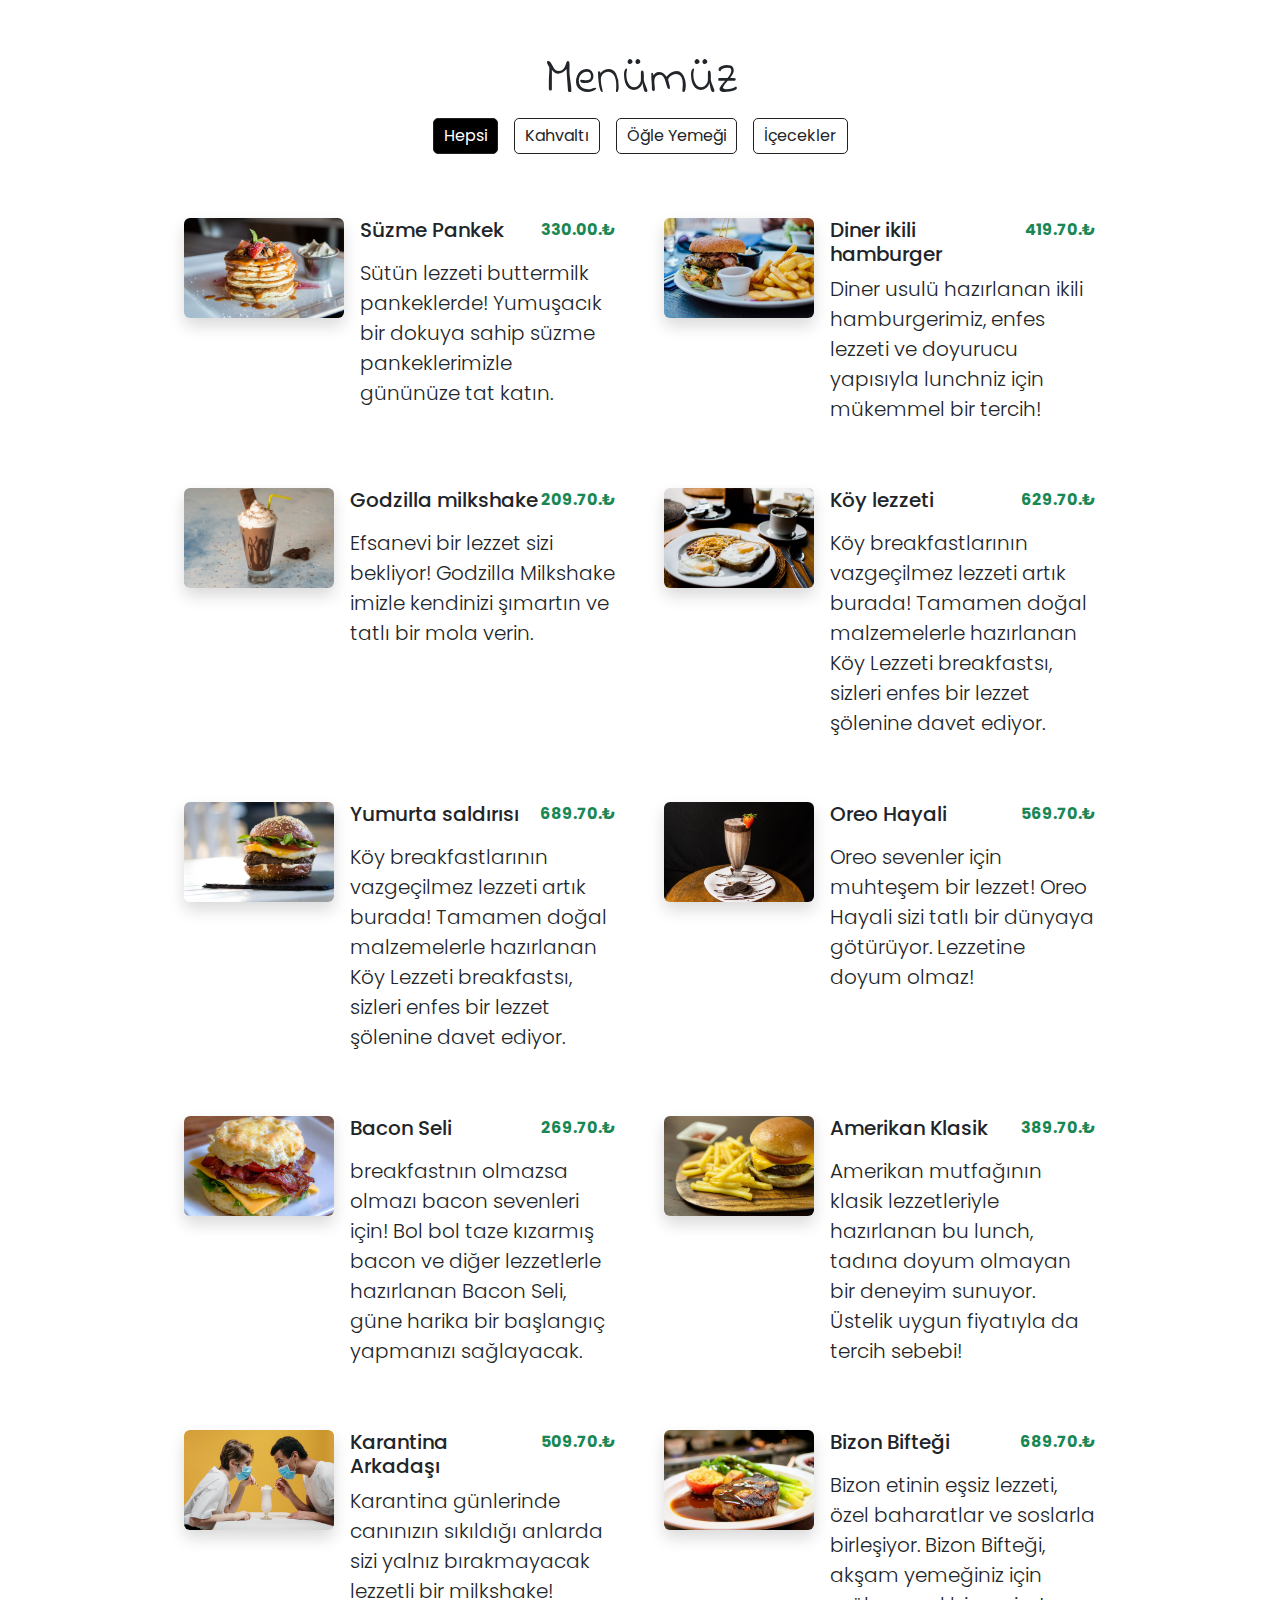
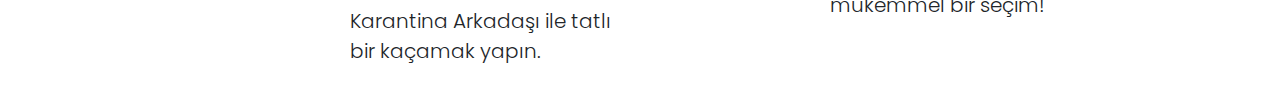
<file: index.html>
<!DOCTYPE html>
<html lang="en">
  <head>
    <meta charset="UTF-8" />
    <meta name="viewport" content="width=device-width, initial-scale=1.0" />
    <title>Qr-Menu Anasayfa</title>
    <!-- Bs Css Link-->
    <link
      href="https://cdn.jsdelivr.net/npm/bootstrap@5.3.3/dist/css/bootstrap.min.css"
      rel="stylesheet"
    />
    <!-- Css Link -->
    <link rel="stylesheet" href="./style/style.css" />
  </head>
  <body>
    <!--* Başlık -->
    <h1 class="heading">Menümüz</h1>

    <!--* Kategoriler -->
    <div id="buttons" class="d-flex justify-content-center gap-3">
        <div>
            <label for="all">Hepsi</label>
            <input type="radio" name="cat" id="all" checked>
        </div>
        <div>
            <label for="breakfast">Kahvaltı</label>
            <input type="radio" name="cat" id="breakfast">
        </div>
        <div>
            <label for="lunch">Öğle Yemeği</label>
            <input type="radio" name="cat" id="lunch">
        </div>
        <div>
            <label for="shakes">İçecekler</label>
            <input type="radio" name="cat" id="shakes">
        </div>
       
    </div>

    <!--* Menu -->
    <div id="menu-list">
      <!-- <a href="#" class="d-flex flex-column flex-md-row text-dark text-decoration-none gap-3" id="card">
        <img src="images/item-2.jpeg" class="rounded img-fluid shadow" alt="" />
        <div>
          <div class="d-flex justify-content-between">
            <h5>Süzme Pankek</h5>
            <p class="text-success fw-bold" >330.00₺</p>
          </div>
          <p class="lead">
            Lorem ipsum dolor sit amet consectetur adipisicing elit. Repudiandae
            praesentium ea excepturi fugiat? Nam rem deserunt quam nulla fuga
            dolor sint officia laudantium. Ex, maxime? Assumenda totam
            voluptatum illum dignissimos.
          </p>
        </div>
      </a>
      <a href="#" class="d-flex flex-column flex-md-row text-dark text-decoration-none gap-3" id="card">
        <img src="images/item-2.jpeg" class="rounded img-fluid shadow" alt="" />
        <div>
          <div class="d-flex justify-content-between">
            <h5>Süzme Pankek</h5>
            <p class="text-success fw-bold">330.00₺</p>
          </div>
          <p class="lead">
            Lorem ipsum dolor sit amet consectetur adipisicing elit. Repudiandae
            praesentium ea excepturi fugiat? Nam rem deserunt quam nulla fuga
            dolor sint officia laudantium. Ex, maxime? Assumenda totam
            voluptatum illum dignissimos.
          </p>
        </div>
      </a>
      <a href="#" class="d-flex flex-column flex-md-row text-dark text-decoration-none gap-3" id="card">
        <img src="images/item-2.jpeg" class="rounded img-fluid shadow" alt="" />
        <div>
          <div class="d-flex justify-content-between">
            <h5>Süzme Pankek</h5>
            <p class="text-success fw-bold">330.00₺</p>
          </div>
          <p class="lead">
            Lorem ipsum dolor sit amet consectetur adipisicing elit. Repudiandae
            praesentium ea excepturi fugiat? Nam rem deserunt quam nulla fuga
            dolor sint officia laudantium. Ex, maxime? Assumenda totam
            voluptatum illum dignissimos.
          </p>
        </div>
      </a>
      <a href="#" class="d-flex flex-column flex-md-row text-dark text-decoration-none gap-3" id="card">
        <img src="images/item-2.jpeg" class="rounded img-fluid shadow" alt="" />
        <div>
          <div class="d-flex justify-content-between">
            <h5>Süzme Pankek</h5>
            <p class="text-success fw-bold">330.00₺</p>
          </div>
          <p class="lead">
            Lorem ipsum dolor sit amet consectetur adipisicing elit. Repudiandae
            praesentium ea excepturi fugiat? Nam rem deserunt quam nulla fuga
            dolor sint officia laudantium. Ex, maxime? Assumenda totam
            voluptatum illum dignissimos.
          </p>
        </div>
      </a> -->
    </div>


    <!-- Js Bağlantı -->
     <script src="./js/main.js" type="module"></script>
  </body>
</html>
</file>
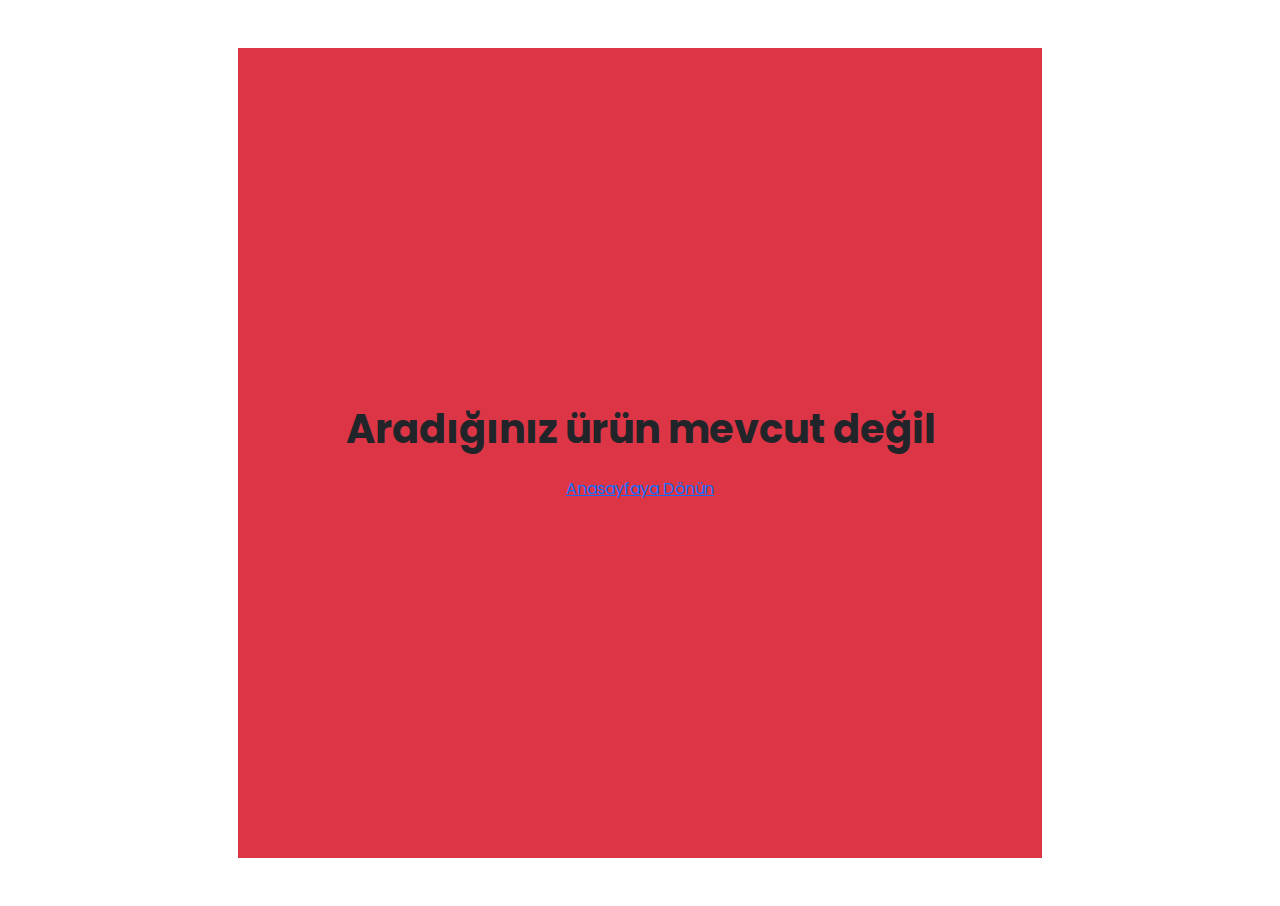
<file: detail.html>
<!DOCTYPE html>
<html lang="en">
<head>
    <meta charset="UTF-8">
    <meta name="viewport" content="width=device-width, initial-scale=1.0">
    <title>Qr-Menu Detay</title>
   <!-- Bs Css Link-->
   <link
   href="https://cdn.jsdelivr.net/npm/bootstrap@5.3.3/dist/css/bootstrap.min.css"
   rel="stylesheet"
 />
 <!-- Css Link -->
 <link rel="stylesheet" href="./style/style.css" />
</head>
<body>
    <div
    id="outlet"
     style="max-width: 900px"
     class="container my-5 d-flex flex-column gap-4 px-5">

        <!-- <div class="d-flex justify-content-between fs-6">
          
            <a href="/">

                <img width="35px" src="./images/home.png"
                 style="max-height: 400px"
                  class="rounded object-fit-cover shadow" alt="image">
            </a>
          
             <p>anasayfa / breakfast / süzme pankek</p>
        </div>
        <h1 class="text-center my-4">Süzme Pankek</h1>

         <img
        src="images/item-2.jpeg"
        style="max-height: 400px"
        class="rounded object-fit-cover shadow"
        alt="image"
         />

         <h4 class="mt-4">
            Ürünün Kategorisi:
            <span class="text-success">breakfast</span>
          </h4>
    
          <h4 class="mt-4">
            Ürünün Fiyatı:
            <span class="text-success">330.00 ₺</span>
          </h4>
    
          <p class="lead">
            Sütün lezzeti buttermilk pankeklerde! Yumuşacık bir dokuya sahip süzme
            pankeklerimizle gününüze tat katın.
          </p> -->
    </div>

    <!-- Js Bağlantı -->
     <script src="./js/detail.js" type="module"></script>
</body>
</html>
</file>
<file: style/style.css>
/* Google Fonts */
 /*   font-family: "Indie Flower", cursive;    */
/*   font-family: "Poppins", sans-serif;    */
@import url('https://fonts.googleapis.com/css2?family=Indie+Flower&family=Poppins:ital,wght@0,100;0,200;0,300;0,400;0,500;0,600;0,700;0,800;0,900;1,100;1,200;1,300;1,400;1,500;1,600;1,700;1,800;1,900&display=swap');

body {
    font-family: "Poppins", sans-serif; 
}
.heading {
    font-family: "Indie Flower", cursive; 
    text-align: center;
    margin-top: 50px;
    font-size: 50px;

}

#menu-list{
    display: grid;
    padding: 40px 160px 0;
    justify-content: center;
    grid-template-columns: repeat(auto-fit, minmax(400px, 1fr));
}

#card img {
width: 160px;
height: 100px;
object-fit: cover;
}

@media (max-width:768px) {
    #card {
        max-width: 400px;
    }
    #card img {
        width: 100%;
        height: 240px;
    }
}

#buttons {
    label{
        padding: 5px 10px;
        border: 1px solid rgb(37, 33, 33);
        border-radius: 5px;
        cursor: pointer;
        transition: all 0.3s;
        &:hover {
            background-color: black;
            color: white;
        }
    }
    input {
        display: none;
    }
    /* eğer buttons id li div içerisinde tikli bir input varsa onun label ının arka planını değiştir */
    div:has(input:checked) label {
        background-color: black;
        color: white;
    }
}
</file>
